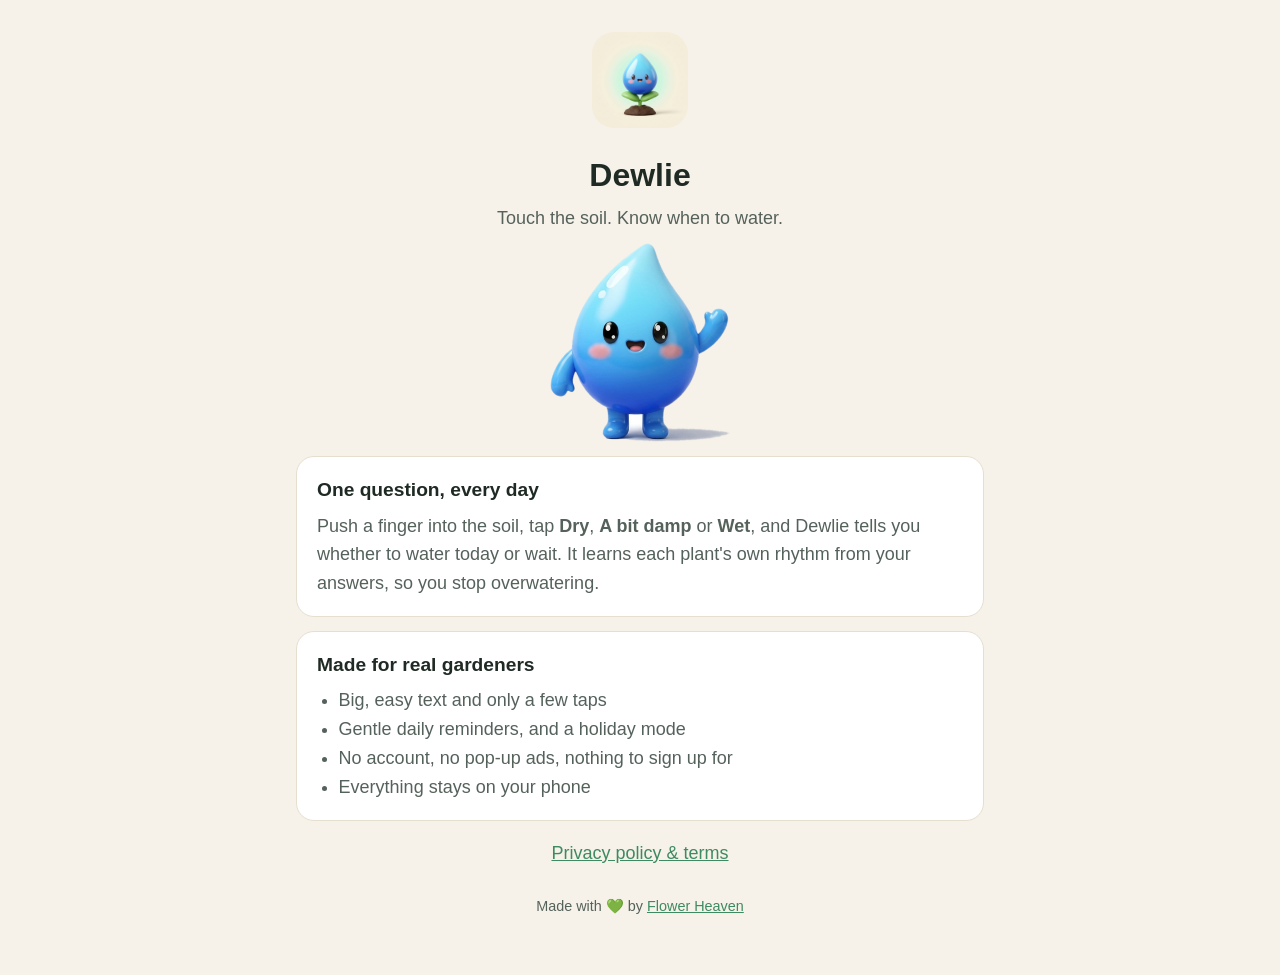
<file: index.html>
<!doctype html>
<html lang="en">
<head>
<meta charset="utf-8"><meta name="viewport" content="width=device-width,initial-scale=1">
<title>Dewlie: Plant Watering Reminder</title>
<meta name="description" content="Touch the soil, tap one answer, and Dewlie tells you when to water. Free, no pop-up ads, no sign-in. By Flower Heaven.">
<link rel="icon" href="favicon.png"><link rel="stylesheet" href="style.css">
</head>
<body><main>
<header>
  <img class="icon" src="icon.png" alt="Dewlie app icon">
  <h1>Dewlie</h1>
  <p class="tag">Touch the soil. Know when to water.</p>
  <img class="drip" src="drip.png" alt="Drip, the friendly water drop">
</header>
<div class="card"><h2>One question, every day</h2><p>Push a finger into the soil, tap <b>Dry</b>, <b>A bit damp</b> or <b>Wet</b>, and Dewlie tells you whether to water today or wait. It learns each plant's own rhythm from your answers, so you stop overwatering.</p></div>
<div class="card"><h2>Made for real gardeners</h2><ul><li>Big, easy text and only a few taps</li><li>Gentle daily reminders, and a holiday mode</li><li>No account, no pop-up ads, nothing to sign up for</li><li>Everything stays on your phone</li></ul></div>
<p style="text-align:center"><a href="privacy.html">Privacy policy &amp; terms</a></p>
<footer>Made with 💚 by <a href="https://www.facebook.com/flowerheaven22/">Flower Heaven</a></footer>
</main></body></html>
</file>
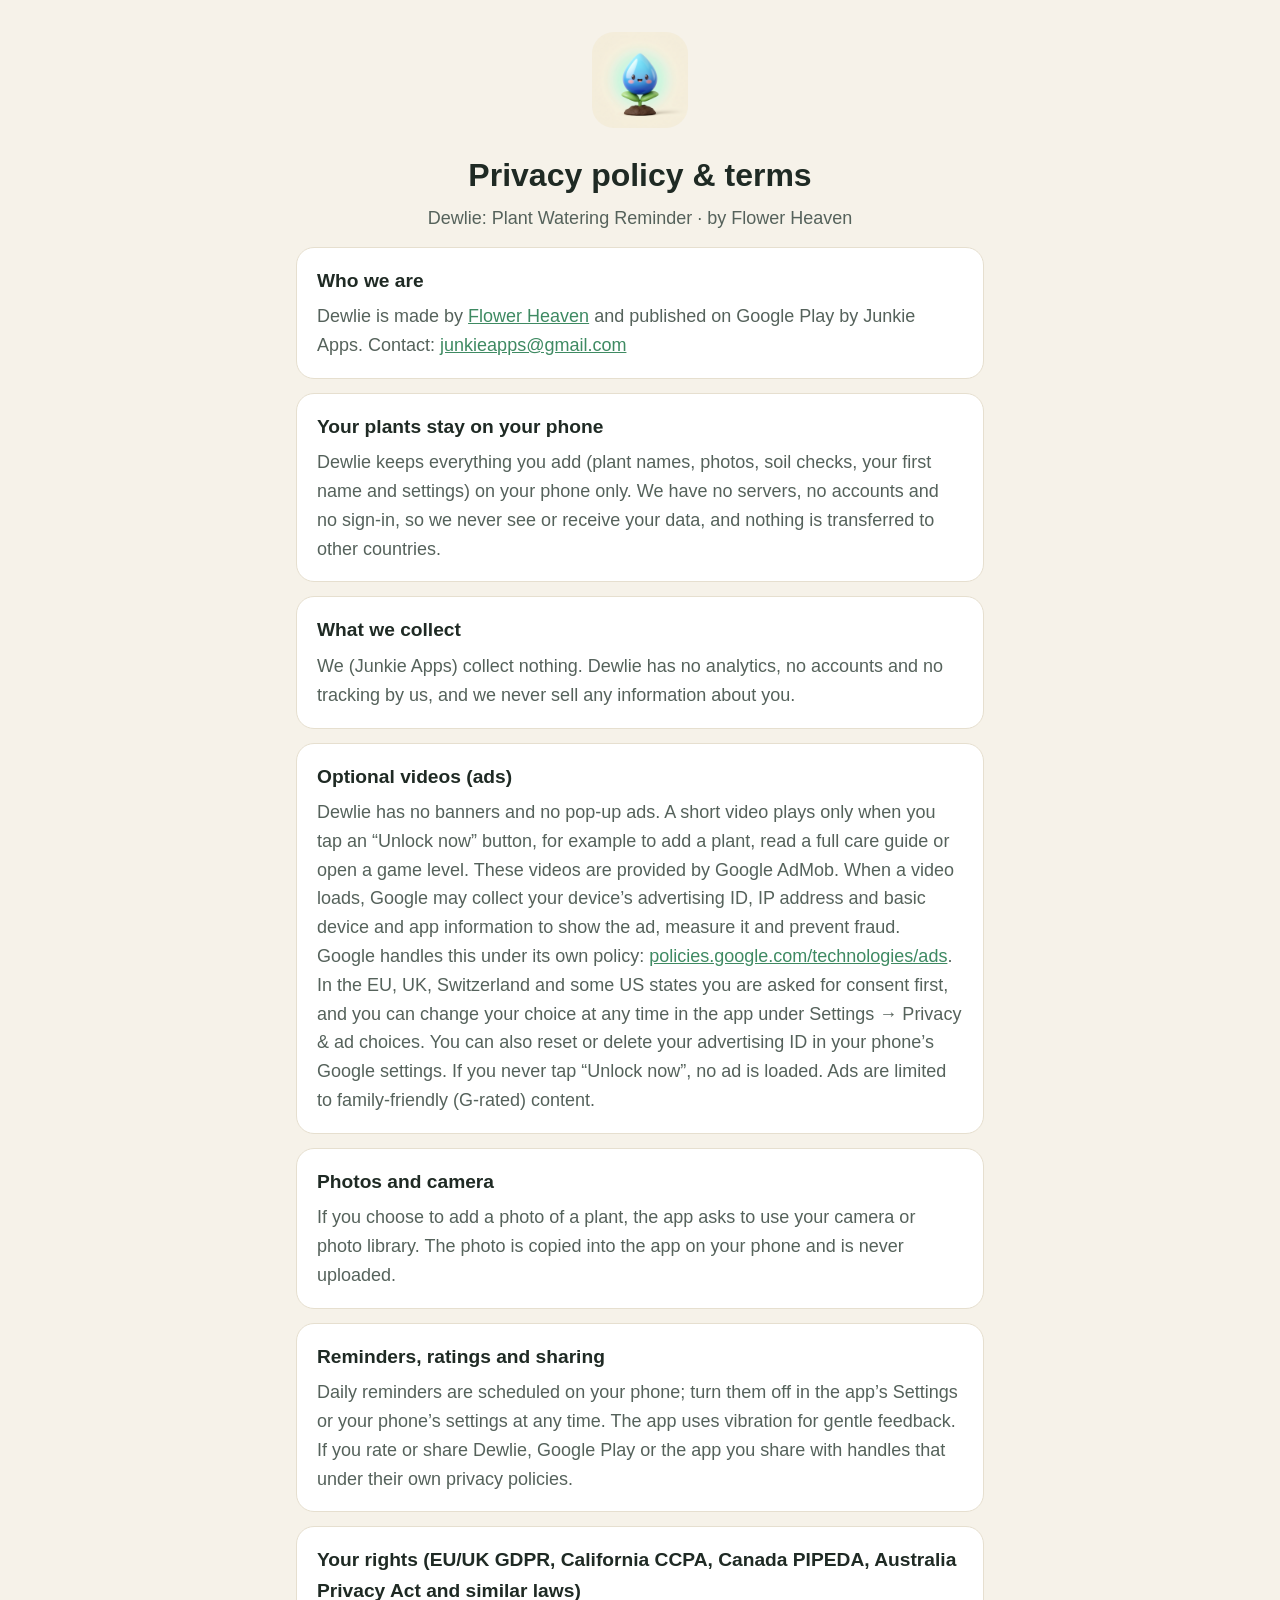
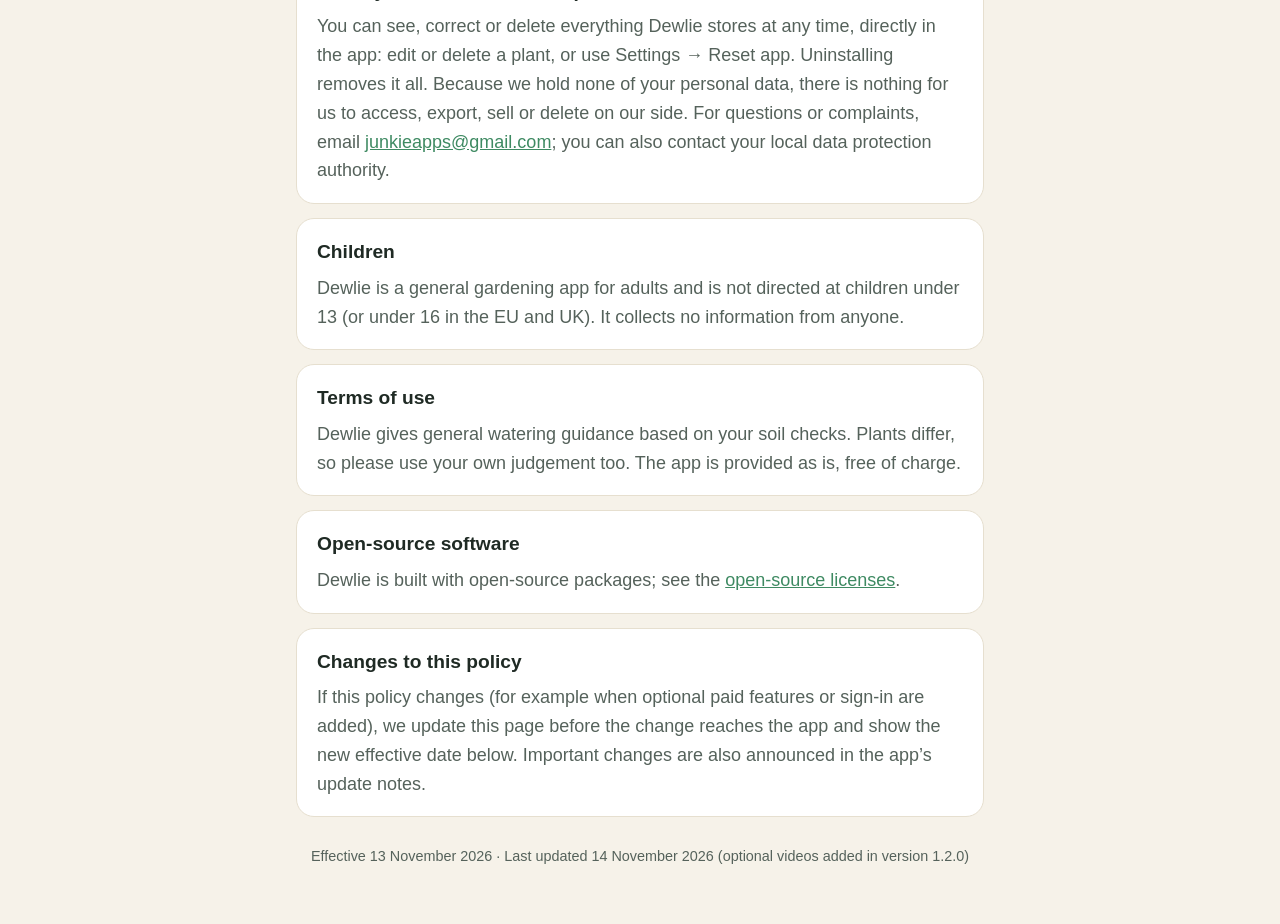
<file: privacy.html>
<!doctype html>
<html lang="en">
<head>
<meta charset="utf-8"><meta name="viewport" content="width=device-width,initial-scale=1">
<title>Dewlie Privacy Policy</title>
<meta name="description" content="Privacy policy and terms of use for the Dewlie plant watering app by Flower Heaven.">
<link rel="icon" href="favicon.png"><link rel="stylesheet" href="style.css">
</head>
<body><main>
<header>
  <a href="./"><img class="icon" src="icon.png" alt="Dewlie app icon"></a>
  <h1>Privacy policy &amp; terms</h1>
  <p class="tag">Dewlie: Plant Watering Reminder · by Flower Heaven</p>
</header>
<div class="card"><h2>Who we are</h2><p>Dewlie is made by <a href="https://www.facebook.com/flowerheaven22/">Flower Heaven</a> and published on Google Play by Junkie Apps. Contact: <a href="mailto:junkieapps@gmail.com">junkieapps@gmail.com</a></p></div>
<div class="card"><h2>Your plants stay on your phone</h2><p>Dewlie keeps everything you add (plant names, photos, soil checks, your first name and settings) on your phone only. We have no servers, no accounts and no sign-in, so we never see or receive your data, and nothing is transferred to other countries.</p></div>
<div class="card"><h2>What we collect</h2><p>We (Junkie Apps) collect nothing. Dewlie has no analytics, no accounts and no tracking by us, and we never sell any information about you.</p></div>
<div class="card"><h2>Optional videos (ads)</h2><p>Dewlie has no banners and no pop-up ads. A short video plays only when you tap an &ldquo;Unlock now&rdquo; button, for example to add a plant, read a full care guide or open a game level. These videos are provided by Google AdMob. When a video loads, Google may collect your device&rsquo;s advertising ID, IP address and basic device and app information to show the ad, measure it and prevent fraud. Google handles this under its own policy: <a href="https://policies.google.com/technologies/ads">policies.google.com/technologies/ads</a>. In the EU, UK, Switzerland and some US states you are asked for consent first, and you can change your choice at any time in the app under Settings &rarr; Privacy &amp; ad choices. You can also reset or delete your advertising ID in your phone&rsquo;s Google settings. If you never tap &ldquo;Unlock now&rdquo;, no ad is loaded. Ads are limited to family-friendly (G-rated) content.</p></div>
<div class="card"><h2>Photos and camera</h2><p>If you choose to add a photo of a plant, the app asks to use your camera or photo library. The photo is copied into the app on your phone and is never uploaded.</p></div>
<div class="card"><h2>Reminders, ratings and sharing</h2><p>Daily reminders are scheduled on your phone; turn them off in the app&rsquo;s Settings or your phone&rsquo;s settings at any time. The app uses vibration for gentle feedback. If you rate or share Dewlie, Google Play or the app you share with handles that under their own privacy policies.</p></div>
<div class="card"><h2>Your rights (EU/UK GDPR, California CCPA, Canada PIPEDA, Australia Privacy Act and similar laws)</h2><p>You can see, correct or delete everything Dewlie stores at any time, directly in the app: edit or delete a plant, or use Settings &rarr; Reset app. Uninstalling removes it all. Because we hold none of your personal data, there is nothing for us to access, export, sell or delete on our side. For questions or complaints, email <a href="mailto:junkieapps@gmail.com">junkieapps@gmail.com</a>; you can also contact your local data protection authority.</p></div>
<div class="card"><h2>Children</h2><p>Dewlie is a general gardening app for adults and is not directed at children under 13 (or under 16 in the EU and UK). It collects no information from anyone.</p></div>
<div class="card"><h2>Terms of use</h2><p>Dewlie gives general watering guidance based on your soil checks. Plants differ, so please use your own judgement too. The app is provided as is, free of charge.</p></div>
<div class="card"><h2>Open-source software</h2><p>Dewlie is built with open-source packages; see the <a href="licenses.html">open-source licenses</a>.</p></div>
<div class="card"><h2>Changes to this policy</h2><p>If this policy changes (for example when optional paid features or sign-in are added), we update this page before the change reaches the app and show the new effective date below. Important changes are also announced in the app&rsquo;s update notes.</p></div>
<footer>Effective 13 November 2026 · Last updated 14 November 2026 (optional videos added in version 1.2.0)</footer>
</main></body></html>
</file>
<file: style.css>
:root{--bg:#F6F2E9;--card:#FFFFFF;--ink:#1F2A24;--soft:#55625B;--green:#3E8A62;--line:#E6DFCF}
@media (prefers-color-scheme:dark){:root{--bg:#141a17;--card:#1E2622;--ink:#EEF2EF;--soft:#AEBAB3;--green:#6CC093;--line:#2C3631}}
*{box-sizing:border-box}
body{margin:0;background:var(--bg);color:var(--ink);font:18px/1.6 -apple-system,BlinkMacSystemFont,"Segoe UI",Roboto,Helvetica,Arial,sans-serif}
main{max-width:720px;margin:0 auto;padding:32px 16px 56px}
header{text-align:center}
header img.icon{width:96px;height:96px;border-radius:22px}
h1{font-size:2rem;margin:.4em 0 .1em}
h2{font-size:1.2rem;margin:0 0 .3em}
.tag{color:var(--soft);margin:0}
.card{background:var(--card);border:1px solid var(--line);border-radius:18px;padding:18px 20px;margin:14px 0}
.card p{margin:0;color:var(--soft)}
a{color:var(--green)}
.btn{display:inline-block;background:var(--green);color:#fff;text-decoration:none;font-weight:700;padding:14px 22px;border-radius:14px;margin-top:18px}
.drip{width:180px;margin:10px auto 0;display:block}
footer{text-align:center;color:var(--soft);font-size:.9rem;margin-top:28px}
ul{margin:.3em 0 0;padding-left:1.2em;color:var(--soft)}
</file>
